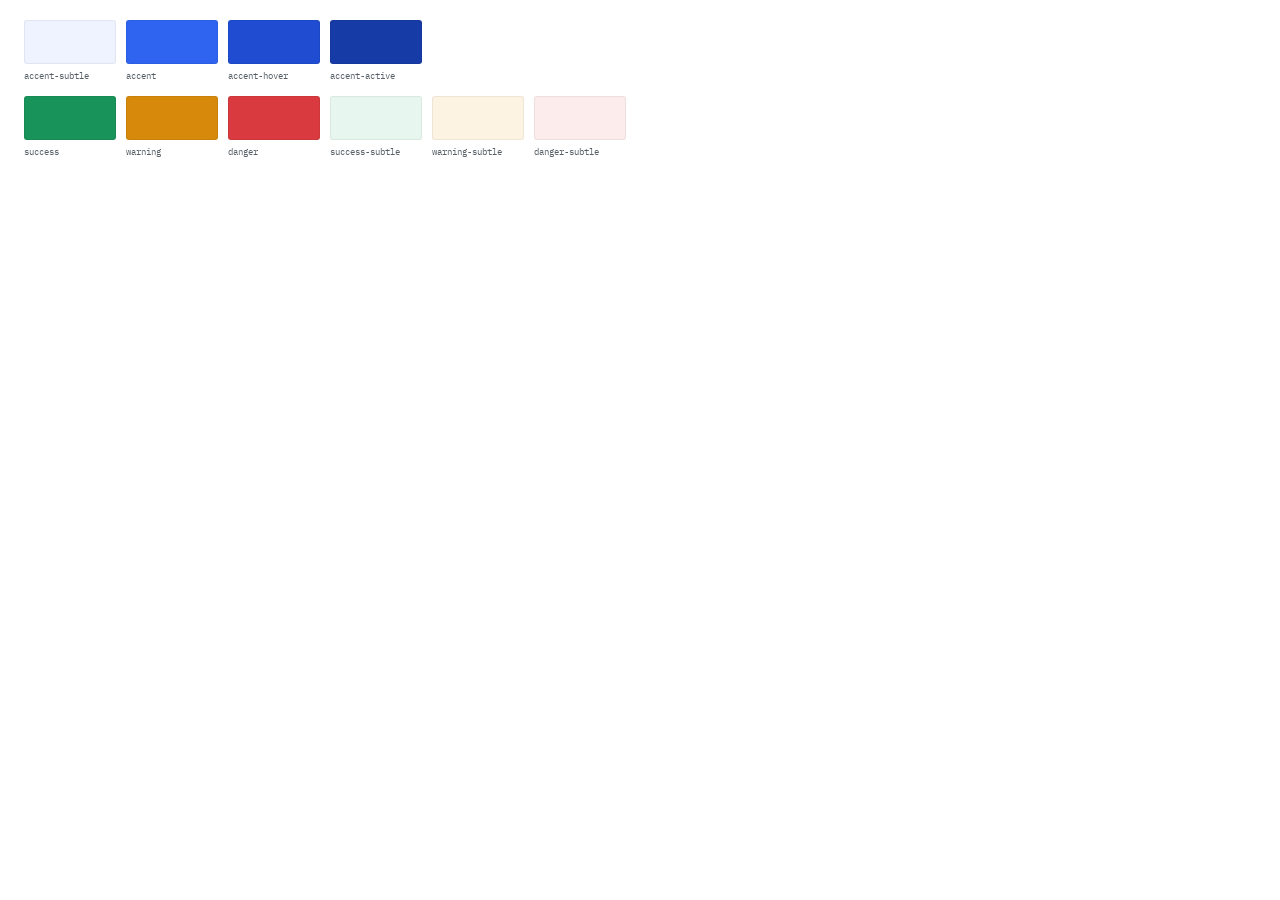
<file: Quanta Design System/guidelines/cards/color-accent.html>
<!-- @dsCard group="Colors" viewport="700x180" name="Accent & Semantic" subtitle="One cobalt action color + status hues" -->
<!DOCTYPE html>
<html lang="en">
<head>
<meta charset="utf-8">
<link rel="stylesheet" href="../../styles.css">
<style>
  body { margin: 0; padding: 20px 24px; background: var(--surface-card); display: flex; flex-direction: column; gap: 14px; }
  .group { display: flex; gap: 10px; }
  .chip { display: flex; flex-direction: column; gap: 5px; }
  .dot { width: 92px; height: 44px; border-radius: var(--radius-sm); border: 1px solid rgba(0,0,0,.06); }
  .nm { font-family: var(--font-mono); font-size: 9px; color: var(--text-secondary); }
</style>
</head>
<body>
  <div class="group">
    <div class="chip"><div class="dot" style="background:var(--accent-subtle)"></div><span class="nm">accent-subtle</span></div>
    <div class="chip"><div class="dot" style="background:var(--accent)"></div><span class="nm">accent</span></div>
    <div class="chip"><div class="dot" style="background:var(--accent-hover)"></div><span class="nm">accent-hover</span></div>
    <div class="chip"><div class="dot" style="background:var(--accent-active)"></div><span class="nm">accent-active</span></div>
  </div>
  <div class="group">
    <div class="chip"><div class="dot" style="background:var(--success)"></div><span class="nm">success</span></div>
    <div class="chip"><div class="dot" style="background:var(--warning)"></div><span class="nm">warning</span></div>
    <div class="chip"><div class="dot" style="background:var(--danger)"></div><span class="nm">danger</span></div>
    <div class="chip"><div class="dot" style="background:var(--success-subtle)"></div><span class="nm">success-subtle</span></div>
    <div class="chip"><div class="dot" style="background:var(--warning-subtle)"></div><span class="nm">warning-subtle</span></div>
    <div class="chip"><div class="dot" style="background:var(--danger-subtle)"></div><span class="nm">danger-subtle</span></div>
  </div>
</body>
</html>
</file>
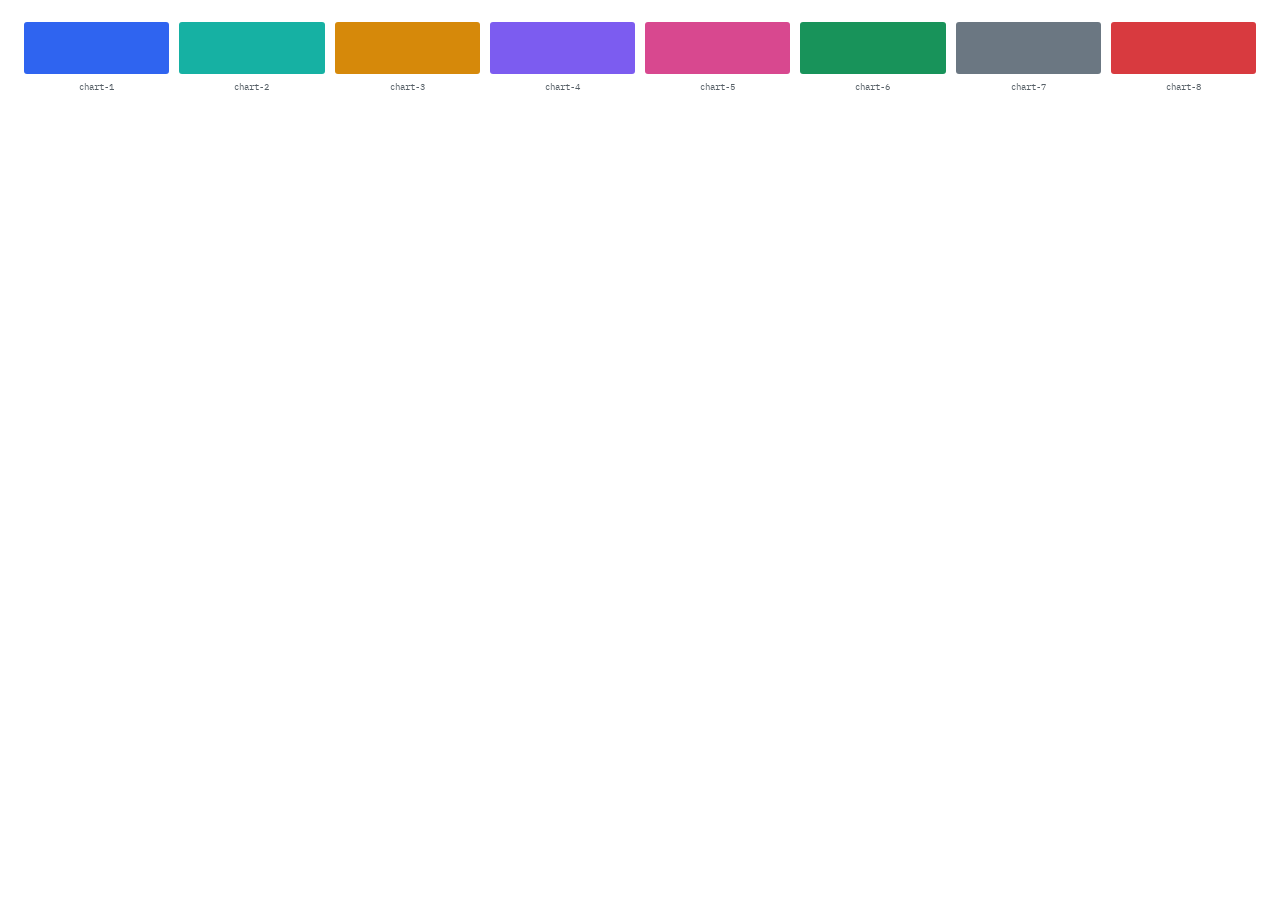
<file: Quanta Design System/guidelines/cards/color-chart.html>
<!-- @dsCard group="Colors" viewport="700x150" name="Chart Categorical" subtitle="8-step ramp for series & segments" -->
<!DOCTYPE html>
<html lang="en">
<head>
<meta charset="utf-8">
<link rel="stylesheet" href="../../styles.css">
<style>
  body { margin: 0; padding: 22px 24px; background: var(--surface-card); }
  .row { display: flex; gap: 10px; }
  .chip { flex: 1; display: flex; flex-direction: column; gap: 6px; align-items: center; }
  .dot { width: 100%; height: 52px; border-radius: var(--radius-sm); }
  .nm { font-family: var(--font-mono); font-size: 9px; color: var(--text-secondary); }
</style>
</head>
<body>
  <div class="row">
    <div class="chip"><div class="dot" style="background:var(--chart-1)"></div><span class="nm">chart-1</span></div>
    <div class="chip"><div class="dot" style="background:var(--chart-2)"></div><span class="nm">chart-2</span></div>
    <div class="chip"><div class="dot" style="background:var(--chart-3)"></div><span class="nm">chart-3</span></div>
    <div class="chip"><div class="dot" style="background:var(--chart-4)"></div><span class="nm">chart-4</span></div>
    <div class="chip"><div class="dot" style="background:var(--chart-5)"></div><span class="nm">chart-5</span></div>
    <div class="chip"><div class="dot" style="background:var(--chart-6)"></div><span class="nm">chart-6</span></div>
    <div class="chip"><div class="dot" style="background:var(--chart-7)"></div><span class="nm">chart-7</span></div>
    <div class="chip"><div class="dot" style="background:var(--chart-8)"></div><span class="nm">chart-8</span></div>
  </div>
</body>
</html>
</file>
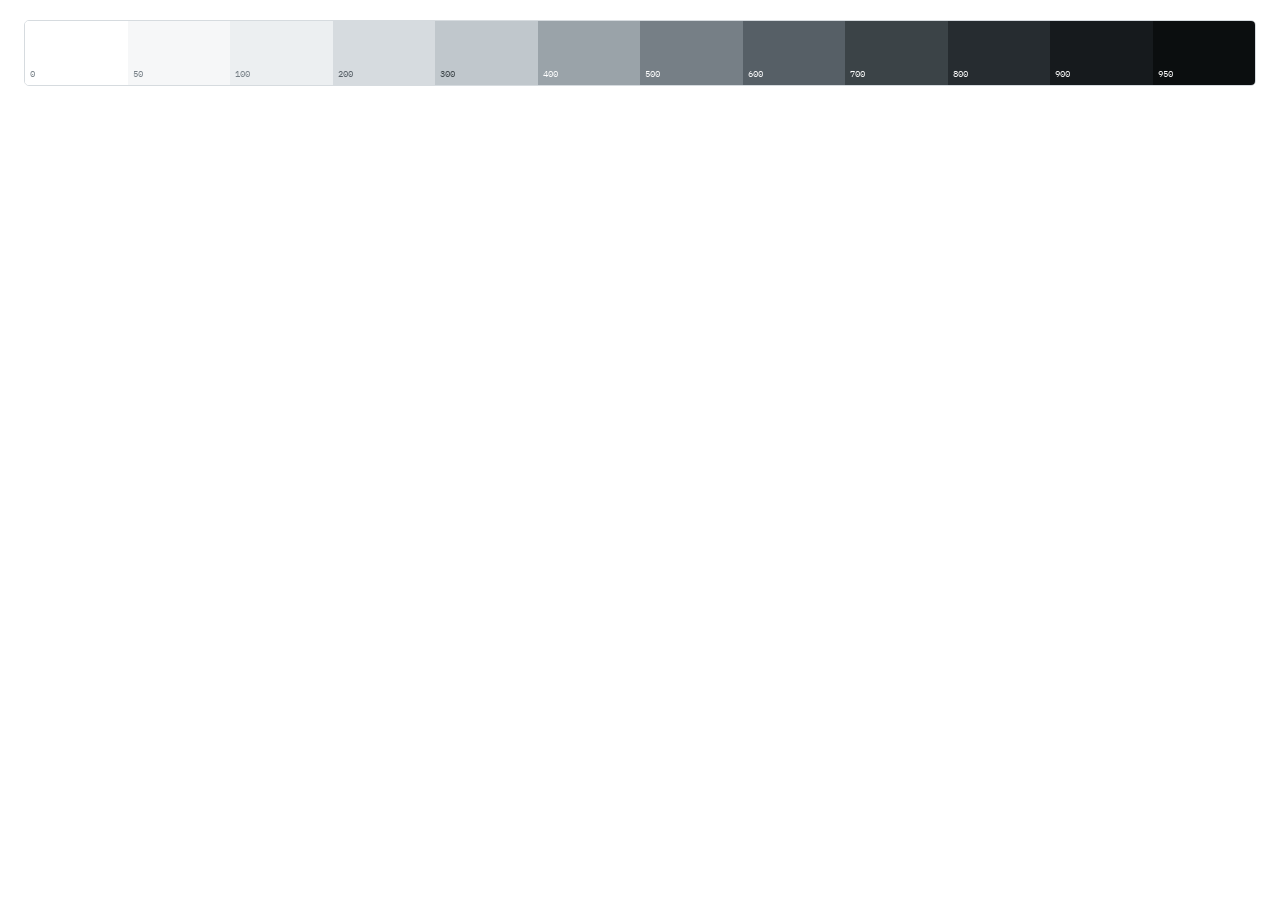
<file: Quanta Design System/guidelines/cards/color-neutrals.html>
<!-- @dsCard group="Colors" viewport="700x150" name="Neutral Ramp" subtitle="Cool grey · the backbone of the system" -->
<!DOCTYPE html>
<html lang="en">
<head>
<meta charset="utf-8">
<link rel="stylesheet" href="../../styles.css">
<style>
  body { margin: 0; padding: 20px 24px; background: var(--surface-card); }
  .ramp { display: flex; gap: 0; border-radius: var(--radius-md); overflow: hidden; border: 1px solid var(--border-default); }
  .sw { flex: 1; height: 64px; display: flex; align-items: flex-end; padding: 5px; }
  .sw span { font-family: var(--font-mono); font-size: 9px; }
</style>
</head>
<body>
  <div class="ramp">
    <div class="sw" style="background:var(--gray-0)"><span style="color:var(--gray-500)">0</span></div>
    <div class="sw" style="background:var(--gray-50)"><span style="color:var(--gray-500)">50</span></div>
    <div class="sw" style="background:var(--gray-100)"><span style="color:var(--gray-500)">100</span></div>
    <div class="sw" style="background:var(--gray-200)"><span style="color:var(--gray-600)">200</span></div>
    <div class="sw" style="background:var(--gray-300)"><span style="color:var(--gray-700)">300</span></div>
    <div class="sw" style="background:var(--gray-400)"><span style="color:var(--gray-0)">400</span></div>
    <div class="sw" style="background:var(--gray-500)"><span style="color:var(--gray-0)">500</span></div>
    <div class="sw" style="background:var(--gray-600)"><span style="color:var(--gray-0)">600</span></div>
    <div class="sw" style="background:var(--gray-700)"><span style="color:var(--gray-0)">700</span></div>
    <div class="sw" style="background:var(--gray-800)"><span style="color:var(--gray-0)">800</span></div>
    <div class="sw" style="background:var(--gray-900)"><span style="color:var(--gray-0)">900</span></div>
    <div class="sw" style="background:var(--gray-950)"><span style="color:var(--gray-0)">950</span></div>
  </div>
</body>
</html>
</file>
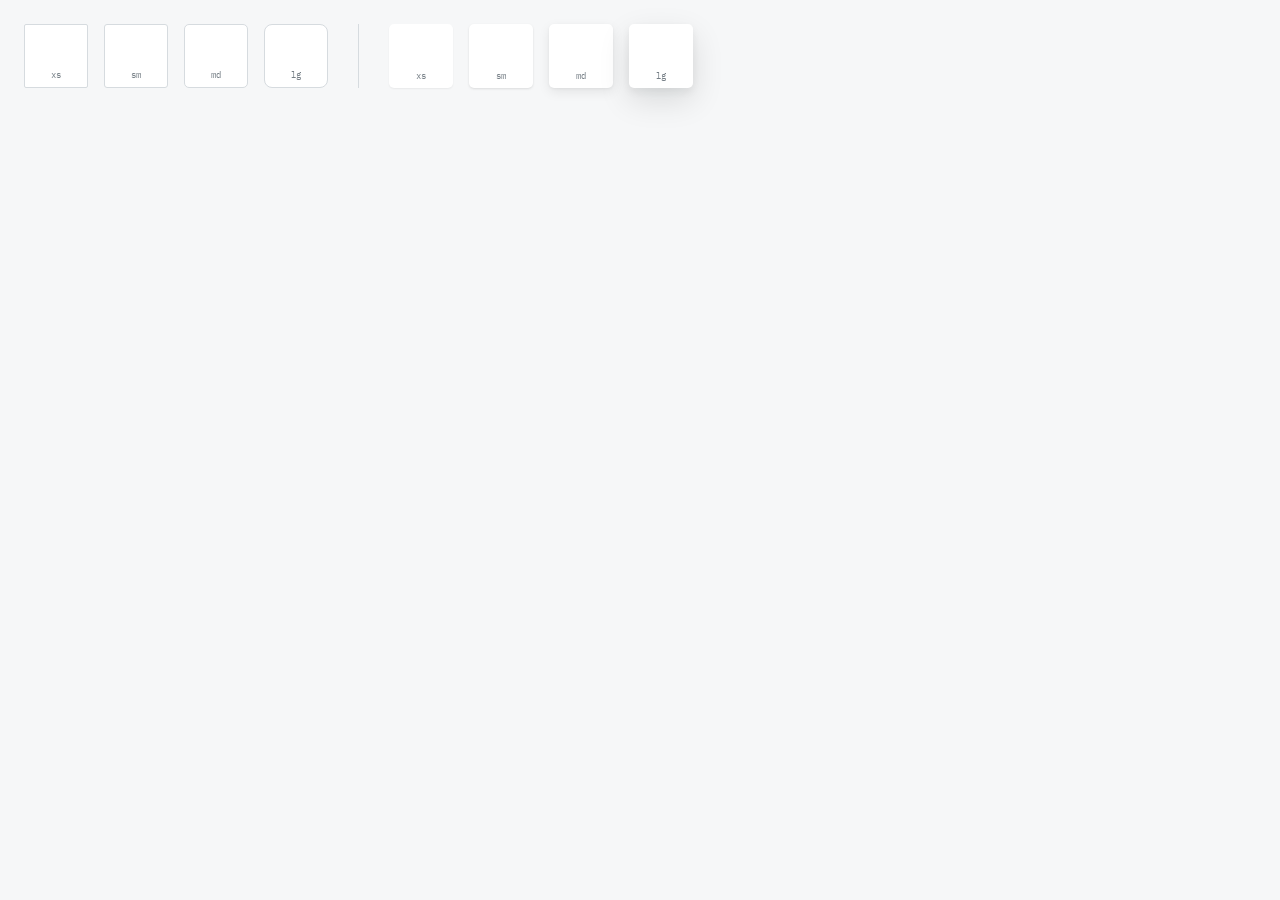
<file: Quanta Design System/guidelines/cards/spacing-radii.html>
<!-- @dsCard group="Spacing" viewport="700x180" name="Radii & Elevation" subtitle="Minimal rounding · subtle cool shadows" -->
<!DOCTYPE html>
<html lang="en">
<head>
<meta charset="utf-8">
<link rel="stylesheet" href="../../styles.css">
<style>
  body { margin: 0; padding: 24px; background: var(--surface-page); display: flex; gap: 30px; align-items: center; flex-wrap: wrap; }
  .col { display: flex; gap: 16px; }
  .box { width: 64px; height: 64px; background: var(--surface-card); border: 1px solid var(--border-default); display: flex; align-items: flex-end; justify-content: center; padding-bottom: 6px; }
  .box span { font-family: var(--font-mono); font-size: 9px; color: var(--text-tertiary); }
  .el { border: none; }
  .divider { width: 1px; align-self: stretch; background: var(--border-default); }
</style>
</head>
<body>
  <div class="col">
    <div class="box" style="border-radius:var(--radius-xs)"><span>xs</span></div>
    <div class="box" style="border-radius:var(--radius-sm)"><span>sm</span></div>
    <div class="box" style="border-radius:var(--radius-md)"><span>md</span></div>
    <div class="box" style="border-radius:var(--radius-lg)"><span>lg</span></div>
  </div>
  <div class="divider"></div>
  <div class="col">
    <div class="box el" style="border-radius:var(--radius-md);box-shadow:var(--shadow-xs)"><span>xs</span></div>
    <div class="box el" style="border-radius:var(--radius-md);box-shadow:var(--shadow-sm)"><span>sm</span></div>
    <div class="box el" style="border-radius:var(--radius-md);box-shadow:var(--shadow-md)"><span>md</span></div>
    <div class="box el" style="border-radius:var(--radius-md);box-shadow:var(--shadow-lg)"><span>lg</span></div>
  </div>
</body>
</html>
</file>
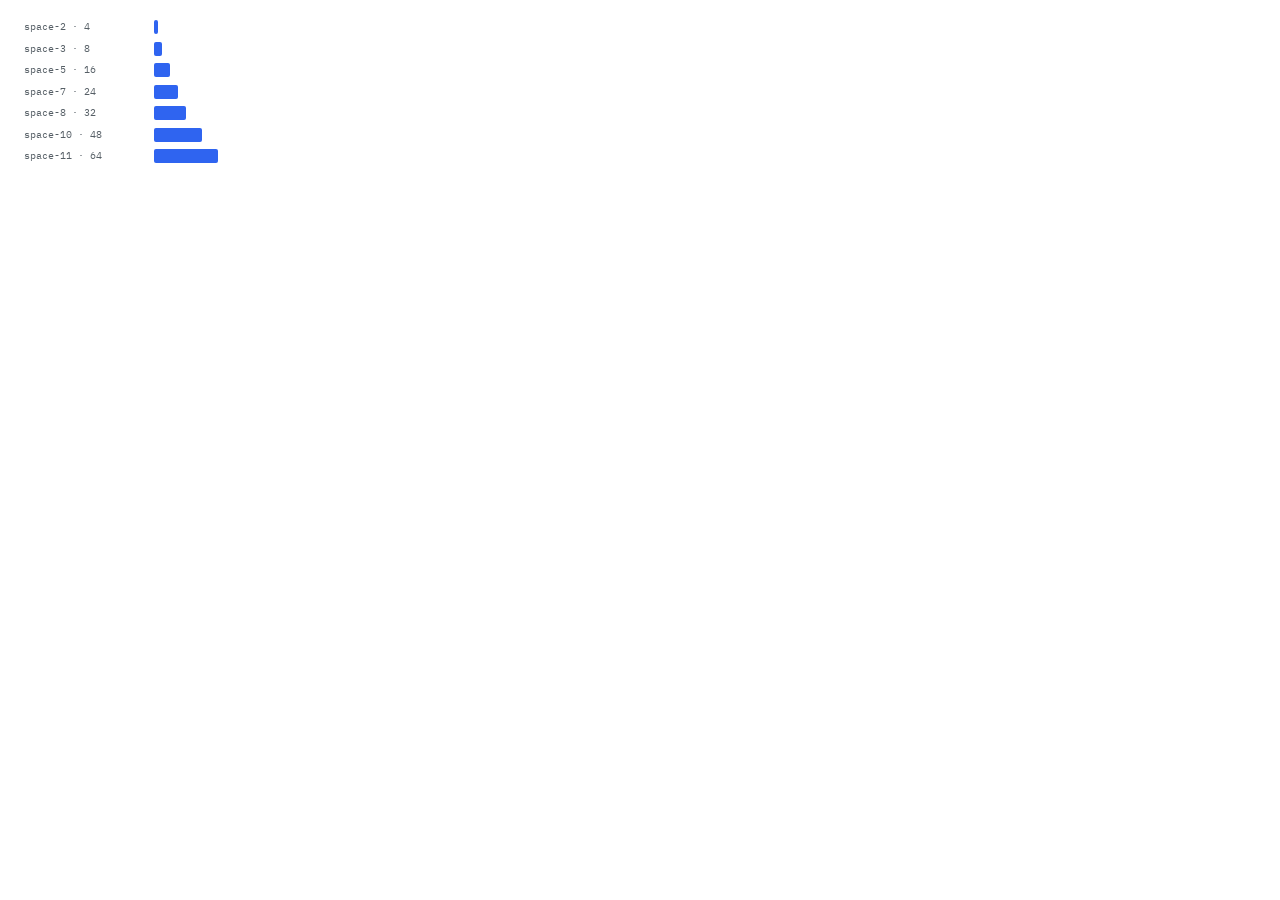
<file: Quanta Design System/guidelines/cards/spacing-scale.html>
<!-- @dsCard group="Spacing" viewport="700x200" name="Spacing Scale" subtitle="4px base grid" -->
<!DOCTYPE html>
<html lang="en">
<head>
<meta charset="utf-8">
<link rel="stylesheet" href="../../styles.css">
<style>
  body { margin: 0; padding: 20px 24px; background: var(--surface-card); display: flex; flex-direction: column; gap: 7px; }
  .row { display: flex; align-items: center; gap: 14px; }
  .bar { height: 14px; background: var(--accent); border-radius: var(--radius-xs); }
  .nm { font-family: var(--font-mono); font-size: 10px; color: var(--text-secondary); width: 116px; flex: none; }
</style>
</head>
<body>
  <div class="row"><span class="nm">space-2 · 4</span><div class="bar" style="width:4px"></div></div>
  <div class="row"><span class="nm">space-3 · 8</span><div class="bar" style="width:8px"></div></div>
  <div class="row"><span class="nm">space-5 · 16</span><div class="bar" style="width:16px"></div></div>
  <div class="row"><span class="nm">space-7 · 24</span><div class="bar" style="width:24px"></div></div>
  <div class="row"><span class="nm">space-8 · 32</span><div class="bar" style="width:32px"></div></div>
  <div class="row"><span class="nm">space-10 · 48</span><div class="bar" style="width:48px"></div></div>
  <div class="row"><span class="nm">space-11 · 64</span><div class="bar" style="width:64px"></div></div>
</body>
</html>
</file>
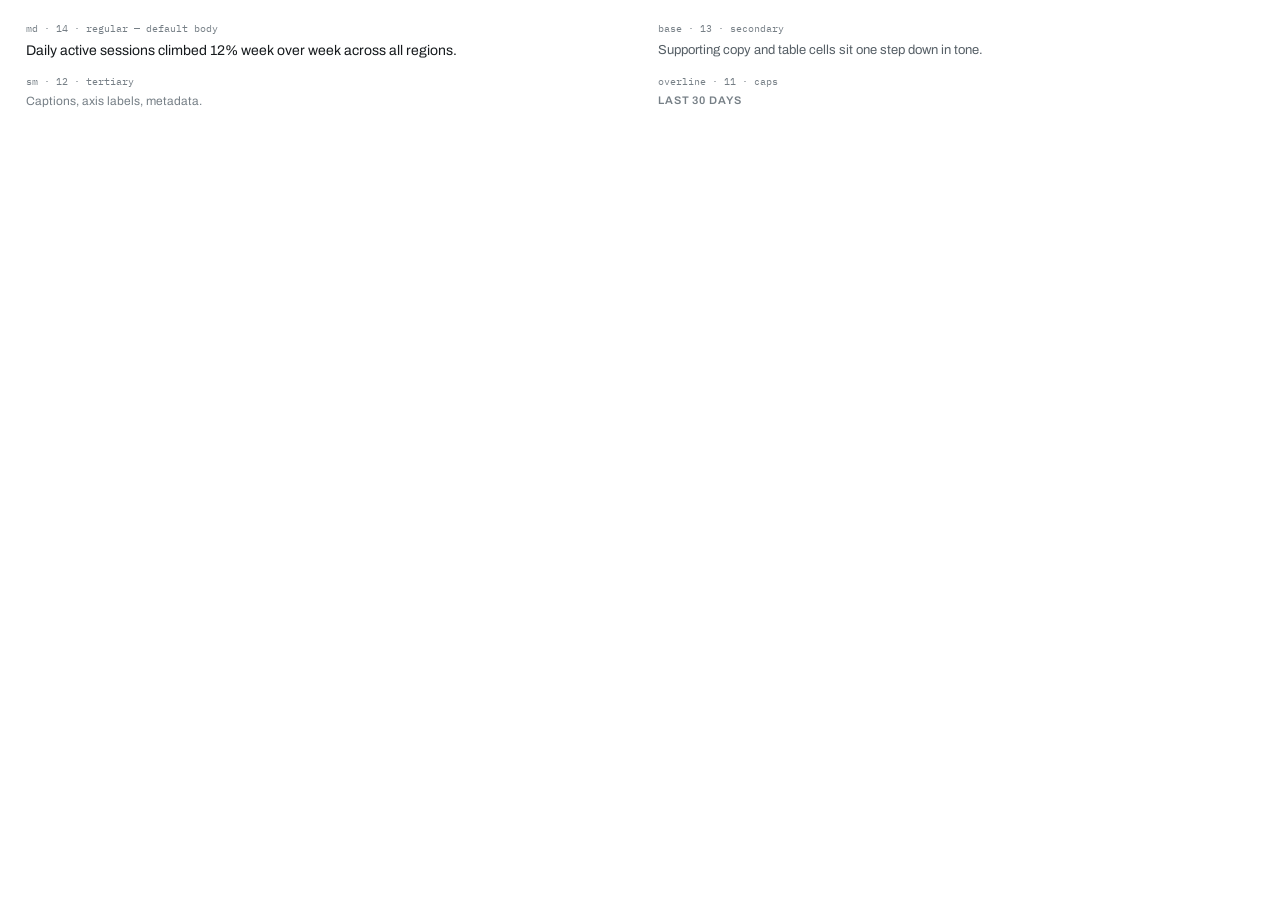
<file: Quanta Design System/guidelines/cards/type-body.html>
<!-- @dsCard group="Type" viewport="700x230" name="Body & UI Text" subtitle="Working sizes, weights, overline" -->
<!DOCTYPE html>
<html lang="en">
<head>
<meta charset="utf-8">
<link rel="stylesheet" href="../../styles.css">
<style>
  body { margin: 0; padding: 22px 26px; background: var(--surface-card); display: grid; grid-template-columns: 1fr 1fr; gap: 14px 36px; }
  .label { font-family: var(--font-mono); font-size: 10px; color: var(--text-tertiary); margin-bottom: 4px; }
  p { margin: 0; }
</style>
</head>
<body>
  <div>
    <div class="label">md · 14 · regular — default body</div>
    <p style="font-size:14px;color:var(--text-primary)">Daily active sessions climbed 12% week over week across all regions.</p>
  </div>
  <div>
    <div class="label">base · 13 · secondary</div>
    <p style="font-size:13px;color:var(--text-secondary)">Supporting copy and table cells sit one step down in tone.</p>
  </div>
  <div>
    <div class="label">sm · 12 · tertiary</div>
    <p style="font-size:12px;color:var(--text-tertiary)">Captions, axis labels, metadata.</p>
  </div>
  <div>
    <div class="label">overline · 11 · caps</div>
    <p class="q-overline">Last 30 days</p>
  </div>
</body>
</html>
</file>
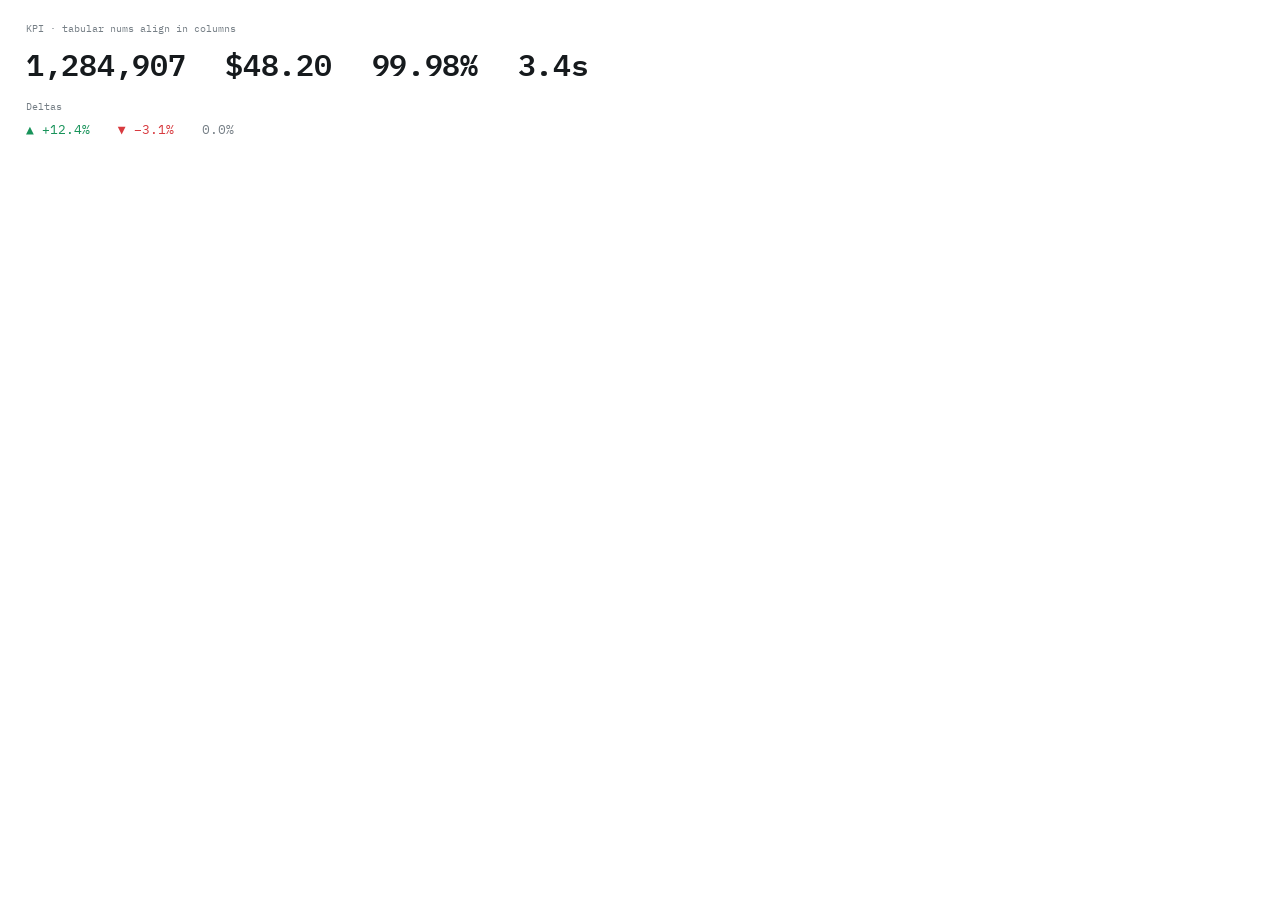
<file: Quanta Design System/guidelines/cards/type-mono.html>
<!-- @dsCard group="Type" viewport="700x200" name="Mono & Numerics" subtitle="IBM Plex Mono, tabular figures for data" -->
<!DOCTYPE html>
<html lang="en">
<head>
<meta charset="utf-8">
<link rel="stylesheet" href="../../styles.css">
<style>
  body { margin: 0; padding: 22px 26px; background: var(--surface-card); }
  .label { font-family: var(--font-mono); font-size: 10px; color: var(--text-tertiary); margin-bottom: 6px; }
  .nums { font-family: var(--font-mono); font-variant-numeric: tabular-nums; color: var(--text-primary); }
  .grid { display: grid; grid-template-columns: repeat(4, max-content); gap: 4px 40px; }
  .kpi { font-size: 30px; font-weight: 600; letter-spacing: -0.01em; }
  .delta { font-size: 13px; }
</style>
</head>
<body>
  <div class="label">KPI · tabular nums align in columns</div>
  <div class="grid nums">
    <span class="kpi">1,284,907</span>
    <span class="kpi">$48.20</span>
    <span class="kpi">99.98%</span>
    <span class="kpi">3.4s</span>
  </div>
  <div style="height:14px"></div>
  <div class="label">Deltas</div>
  <div class="nums" style="display:flex;gap:28px">
    <span class="delta" style="color:var(--pos)">▲ +12.4%</span>
    <span class="delta" style="color:var(--neg)">▼ −3.1%</span>
    <span class="delta" style="color:var(--text-tertiary)">0.0%</span>
  </div>
</body>
</html>
</file>
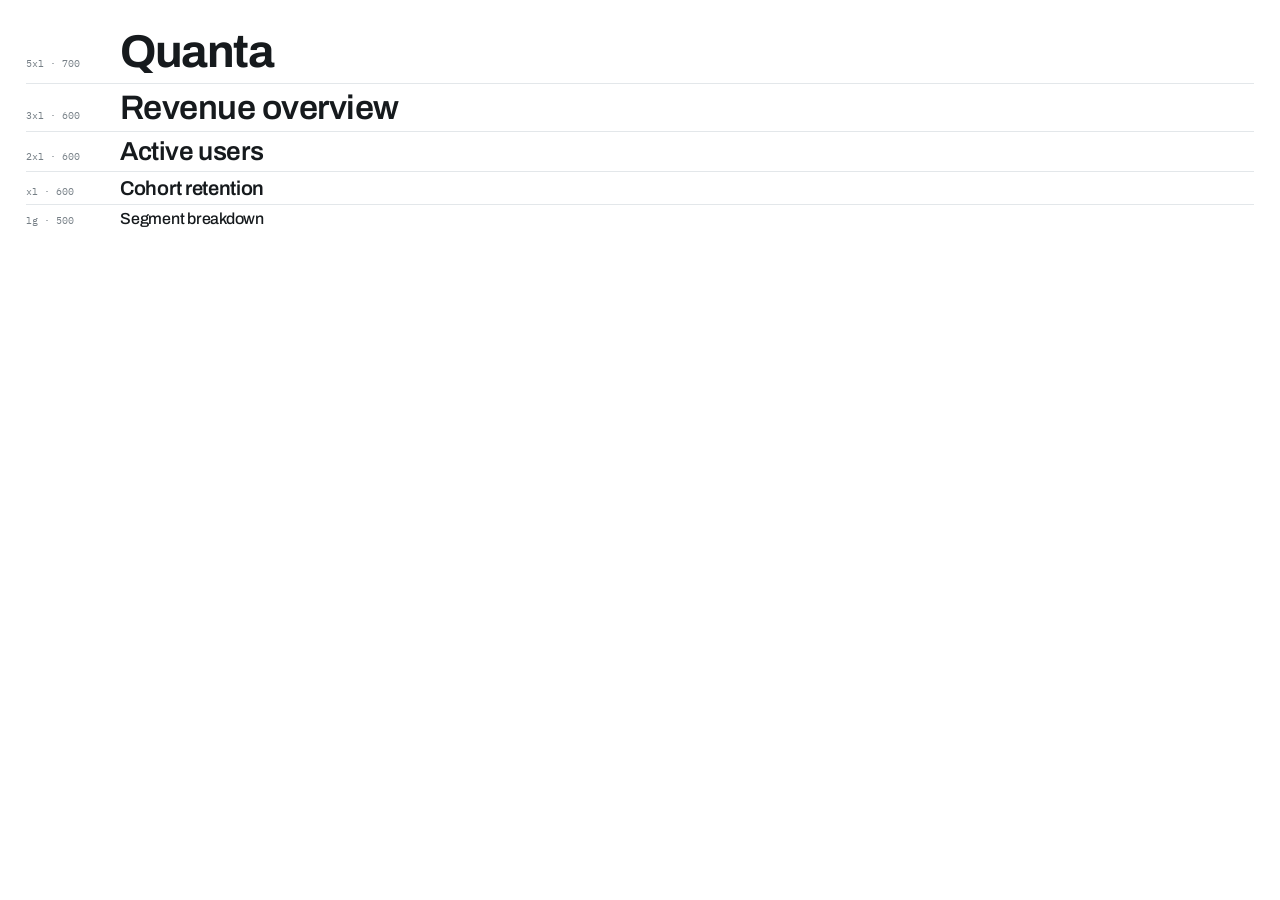
<file: Quanta Design System/guidelines/cards/type-scale.html>
<!-- @dsCard group="Type" viewport="700x300" name="Type Scale" subtitle="Archivo display steps, tight tracking" -->
<!DOCTYPE html>
<html lang="en">
<head>
<meta charset="utf-8">
<link rel="stylesheet" href="../../styles.css">
<style>
  body { margin: 0; padding: 22px 26px; background: var(--surface-card); }
  .row { display: flex; align-items: baseline; gap: 16px; padding: 5px 0; border-bottom: 1px solid var(--border-subtle); }
  .row:last-child { border-bottom: 0; }
  .meta { font-family: var(--font-mono); font-size: 10px; color: var(--text-tertiary); width: 78px; flex: none; }
  .spec { font-family: var(--font-sans); color: var(--text-primary); letter-spacing: var(--tracking-tight); line-height: 1.1; white-space: nowrap; }
</style>
</head>
<body>
  <div class="row"><span class="meta">5xl · 700</span><span class="spec" style="font-size:46px;font-weight:700;letter-spacing:var(--tracking-tighter)">Quanta</span></div>
  <div class="row"><span class="meta">3xl · 600</span><span class="spec" style="font-size:34px;font-weight:600">Revenue overview</span></div>
  <div class="row"><span class="meta">2xl · 600</span><span class="spec" style="font-size:26px;font-weight:600">Active users</span></div>
  <div class="row"><span class="meta">xl · 600</span><span class="spec" style="font-size:20px;font-weight:600">Cohort retention</span></div>
  <div class="row"><span class="meta">lg · 500</span><span class="spec" style="font-size:16px;font-weight:500">Segment breakdown</span></div>
</body>
</html>
</file>
<file: Quanta Design System/styles.css>
/* ============================================================
   QUANTA DESIGN SYSTEM — global entry point.
   Consumers link THIS file only. Keep it @import lines, nothing else.
   ============================================================ */
@import url('./tokens/fonts.css');
@import url('./tokens/colors.css');
@import url('./tokens/typography.css');
@import url('./tokens/spacing.css');
@import url('./tokens/base.css');
</file>
